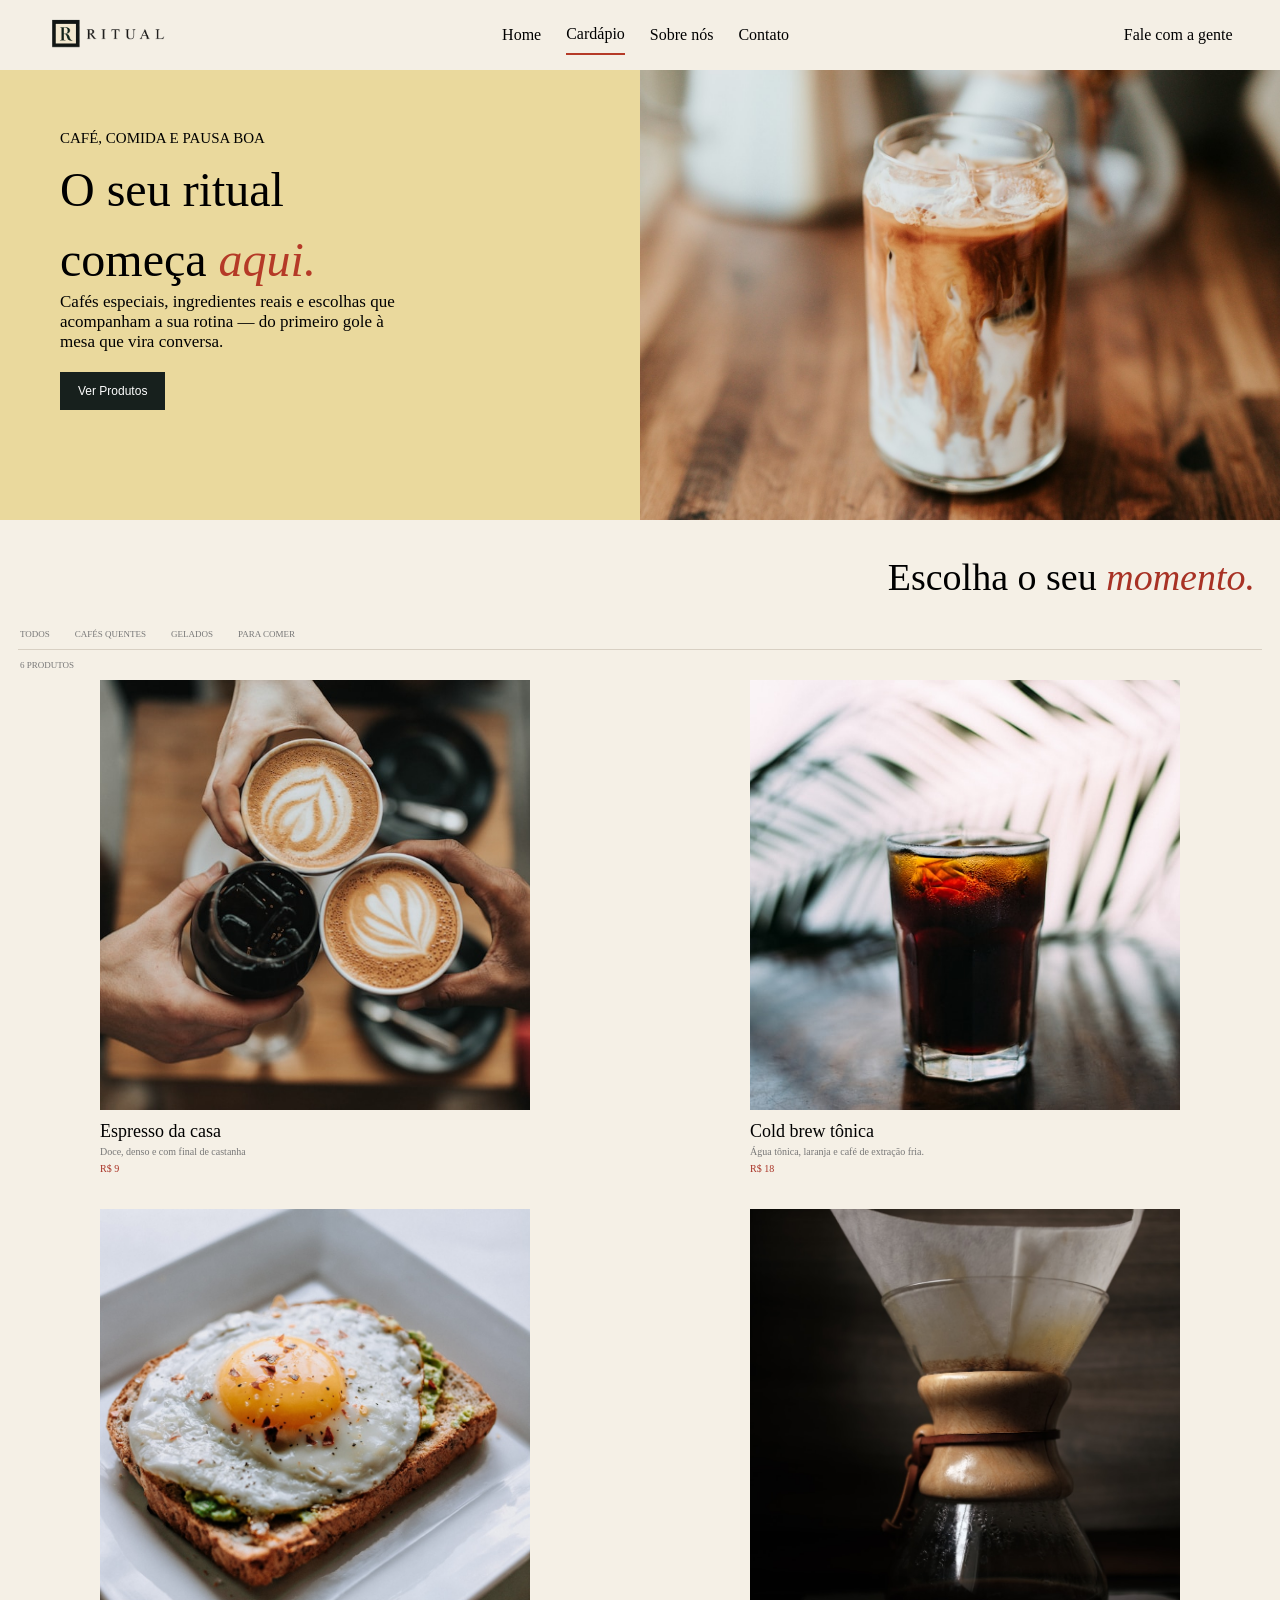
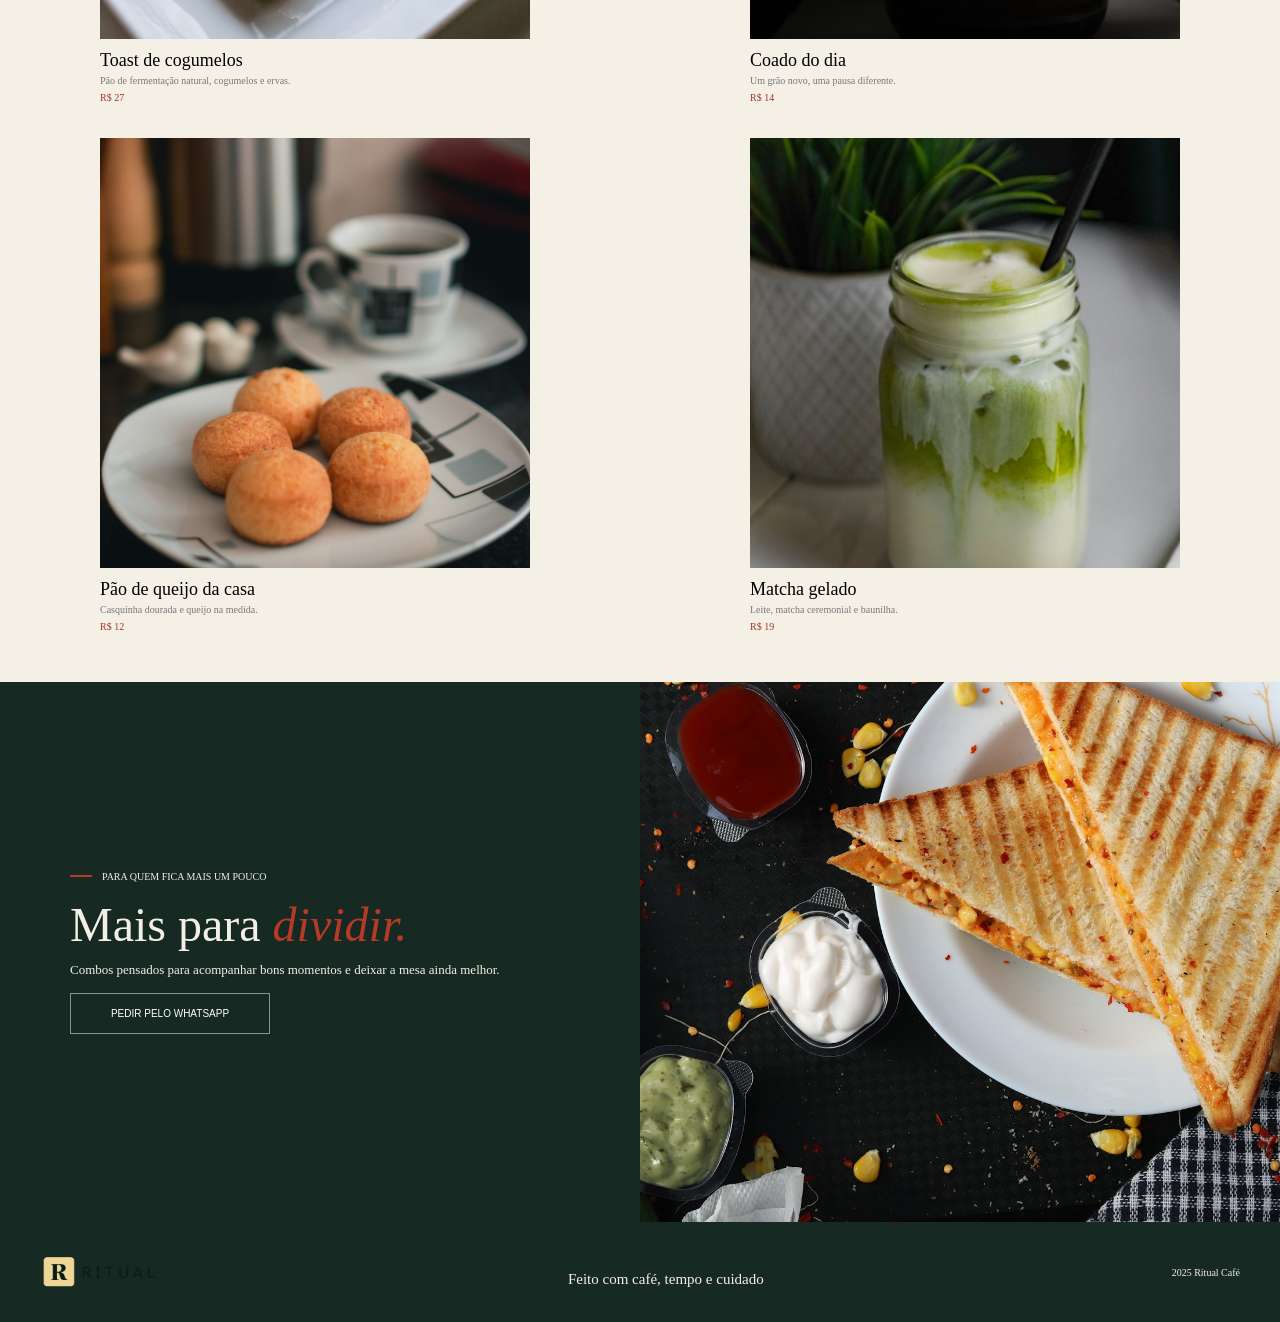
<file: cardapio.html>
<!DOCTYPE html>
<html lang="en">
<head>
    <meta charset="UTF-8">
    <meta name="viewport" content="width=device-width, initial-scale=1.0">
    <title>Cardápio</title>
    <link rel="stylesheet" href="cardapio.css">
</head>
<body>
    <header>
     <img src="imagens/logo header.png" alt="">  

       <div class="Acessos">
        <a  href="index.html">Home</a>
        <a  class="ativo" href="cardapio.html">Cardápio</a>
        <a href="sobre.html">Sobre nós</a>
        <a href="contato.css">Contato</a>
       </div>

       <div class="cardap">
        <a href="contato.html">Fale com a gente</a>

       </div>

    </header>

    <div class="banner">

    <div class="texto">
        <p class="subtitulo">CAFÉ, COMIDA E PAUSA BOA</p>

        <h1>O seu ritual</h1> 
        <h1> começa <span>aqui.</span></h1>


        <p class="descricao">
            Cafés especiais, ingredientes reais e escolhas que
            acompanham a sua rotina — do primeiro gole à mesa que vira conversa.
        </p>

        <button>Ver Produtos</button>
    </div>

    <div class="foto-cafe">
        <img src="imagens\product-cold-brew-hero.jpg" alt="Café">
    </div>

</div>

<div class="catalogo">

    <div class="titulo">
        <h1>Escolha o seu <span>momento.</span></h1>
    </div>



    <div class="categorias">
        <p>TODOS</p>
        <p>CAFÉS QUENTES</p>
        <p>GELADOS</p>
        <p>PARA COMER</p>
    </div>

    <div class="linha"></div>

    <p class="quantidade">6 PRODUTOS</p>

    <div class="produtos">

        <div class="produto">
            <img src="imagens\product-espresso.jpg">
            <h2>Espresso da casa</h2>
            <p>Doce, denso e com final de castanha</p>
            <span>R$ 9</span>
        </div>

        <div class="produto">
            <img src="imagens/product-cold-brew-tonica.jpg">
            <h2>Cold brew tônica</h2>
            <p>Água tônica, laranja e café de extração fria.</p>
            <span>R$ 18</span>
        </div>

        <div class="produto">
            <img src="imagens/product-toast-cogumelos.jpg">
            <h2>Toast de cogumelos</h2>
            <p>Pão de fermentação natural, cogumelos e ervas.</p>
            <span>R$ 27</span>
        </div>

        <div class="produto">
            <img src="imagens/product-coado.jpg">
            <h2>Coado do dia</h2>
            <p>Um grão novo, uma pausa diferente.</p>
            <span>R$ 14</span>
        </div>

        <div class="produto">
            <img src="imagens/product-pao-de-queijo.jpg">
            <h2>Pão de queijo da casa</h2>
            <p>Casquinha dourada e queijo na medida.</p>
            <span>R$ 12</span>
        </div>

        <div class="produto">
            <img src="imagens/product-matcha.jpg">
            <h2>Matcha gelado</h2>
            <p>Leite, matcha ceremonial e baunilha.</p>
            <span>R$ 19</span>
        </div>
   </div>
   <div class="final">

    <div class="texto3">

        <div class="chamada">
            <span></span>
            <p>PARA QUEM FICA MAIS UM POUCO</p>
        </div>

        <h1>Mais para <i>dividir.</i></h1>

        <p class="descricao2">
            Combos pensados para acompanhar bons momentos
            e deixar a mesa ainda melhor.
        </p>

        <button class="botao-final">
            PEDIR PELO WHATSAPP
        </button>

    </div>

    <div class="imagem-final">
        <img src="imagens/share-table.jpg" alt="">
    </div>

</div>

<div class="rodape">
       <img src="imagens/logo footer.png" alt="">
       <h1>Feito com café, tempo e cuidado</h1>
       <p>2025 Ritual Café</p>
    </div>

    
</body>
</html>
</file>
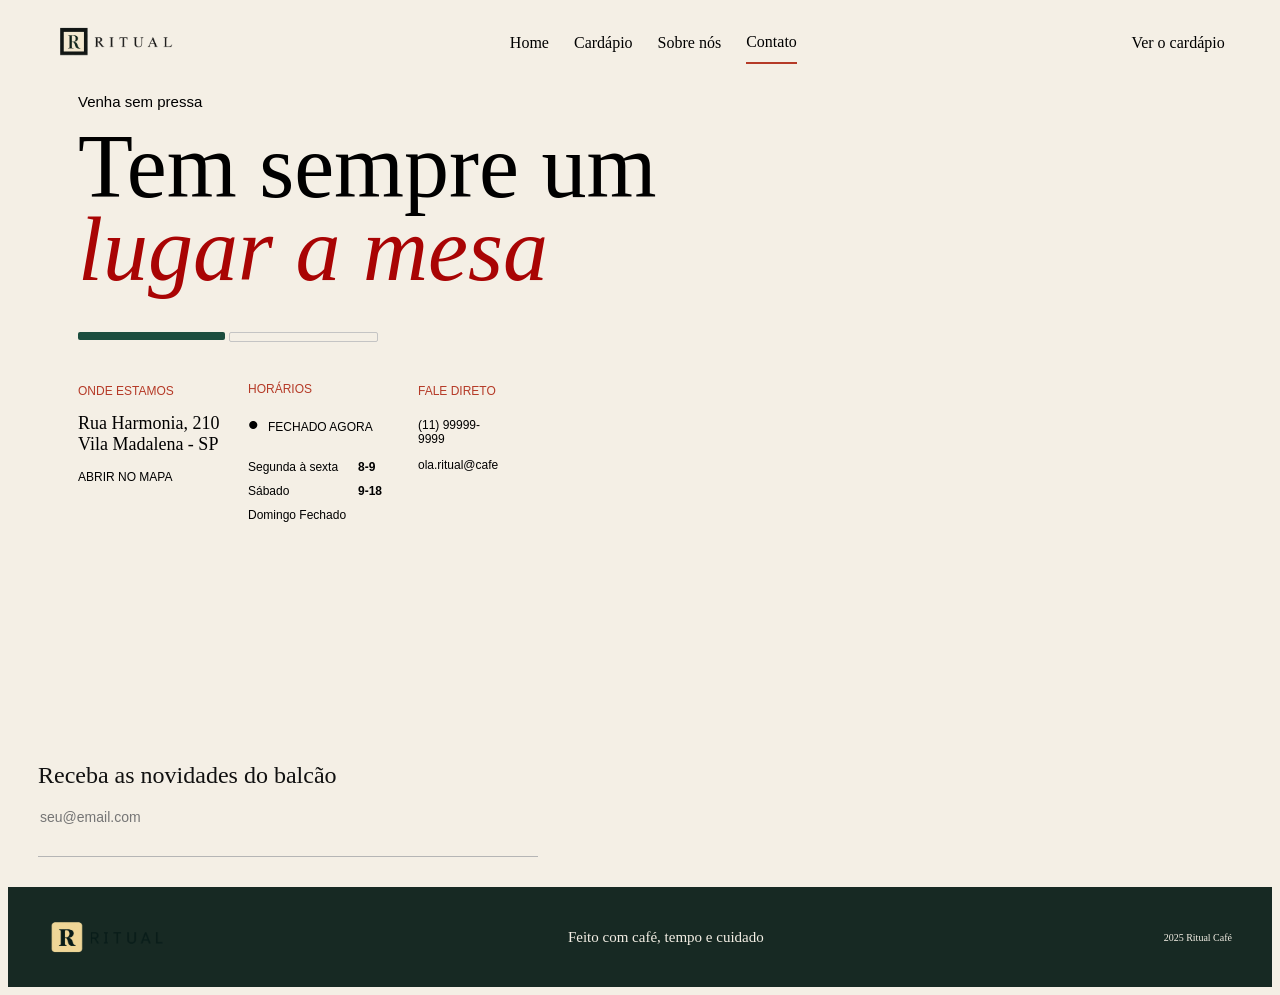
<file: contato.html>
<!DOCTYPE html>
<html lang="pt-br">

<head>
    <meta charset="UTF-8">
    <meta name="viewport" content="width=device-width, initial-scale=1.0">
    <title>Document</title>
    <link rel="stylesheet" href="contato.css">
</head>
<header>
    <img src="imagens/logo header.png" alt="">

    <div class="Acessos">
        <a href="index.html">Home</a>
        <a href="cardapio.html">Cardápio</a>
        <a href="sobre.html">Sobre nós</a>
        <a class="ativo" href="contato.html">Contato</a>
    </div>

    <div class="cardap">
        <a href="cardapio.html">Ver o cardápio</a>
    </div>
</header>

<body>
    <div class="inicio">
        <p>Venha sem pressa</p>
        <h1>Tem sempre um</h1>
        <div class="titulo2">
            <h1>lugar a mesa</h1>
        </div>
        <div class="barra-progresso-container">
            <div class="barra-bloco preenchido"></div>
            <div class="barra-bloco vazio"></div>
        </div>
    </div>
    <div class="tudo">
        <div class="infos">
            <div class="onde">
                <p>ONDE ESTAMOS</p>
                <h2>Rua Harmonia, 210
                    Vila Madalena - SP
                </h2>
                <p class="texto-red">ABRIR NO MAPA</p>
            </div>
            <div class="horarios">
                <p>HORÁRIOS</p>

                <div class="fechado">
                    <h3>•</h3>
                    <h3 class="agora">FECHADO AGORA</h3>
                </div>

                <div class="dias">
                    <div class="dia">
                        <p>Segunda à sexta</p>
                        <p class="numero">8-9</p>
                    </div>

                    <div class="dia">
                        <p>Sábado</p>
                        <p class="numero">9-18</p>
                    </div>

                    <p>Domingo Fechado</p>
                </div>

            </div>
            <div class="fale">
                <p>FALE DIRETO</p>
                <p class="telefone"> (11) 99999-9999</p>
                <p class="email"> ola.ritual@cafe</p>
            </div>
        </div>
        <div class="mapa">
            <iframe
                src="https://www.google.com/maps/embed?pb=!1m18!1m12!1m3!1d3718.3475148833736!2d-48.30407208890673!3d-21.257707380367997!2m3!1f0!2f0!3f0!3m2!1i1024!2i768!4f13.1!3m3!1m2!1s0x94b96b83d82448fd%3A0x46e60858373c9de9!2sSesi!5e0!3m2!1spt-BR!2sbr!4v1786989561229!5m2!1spt-BR!2sbr"
                width="600" height="450" style="border:0;" allowfullscreen="" loading="lazy"
                referrerpolicy="strict-origin-when-cross-origin"></iframe>
        </div>
    </div>
    <div class="newsletter">
        <h2>Receba as novidades do balcão</h2>
        <div class="input-container">
            <input type="email" placeholder="seu@email.com">
        </div>
    </div>
    <div class="rodape">
        <img src="imagens/logo footer.png" alt="">
        <h1>Feito com café, tempo e cuidado</h1>
        <p>2025 Ritual Café</p>
    </div>
</body>

</html>
</file>
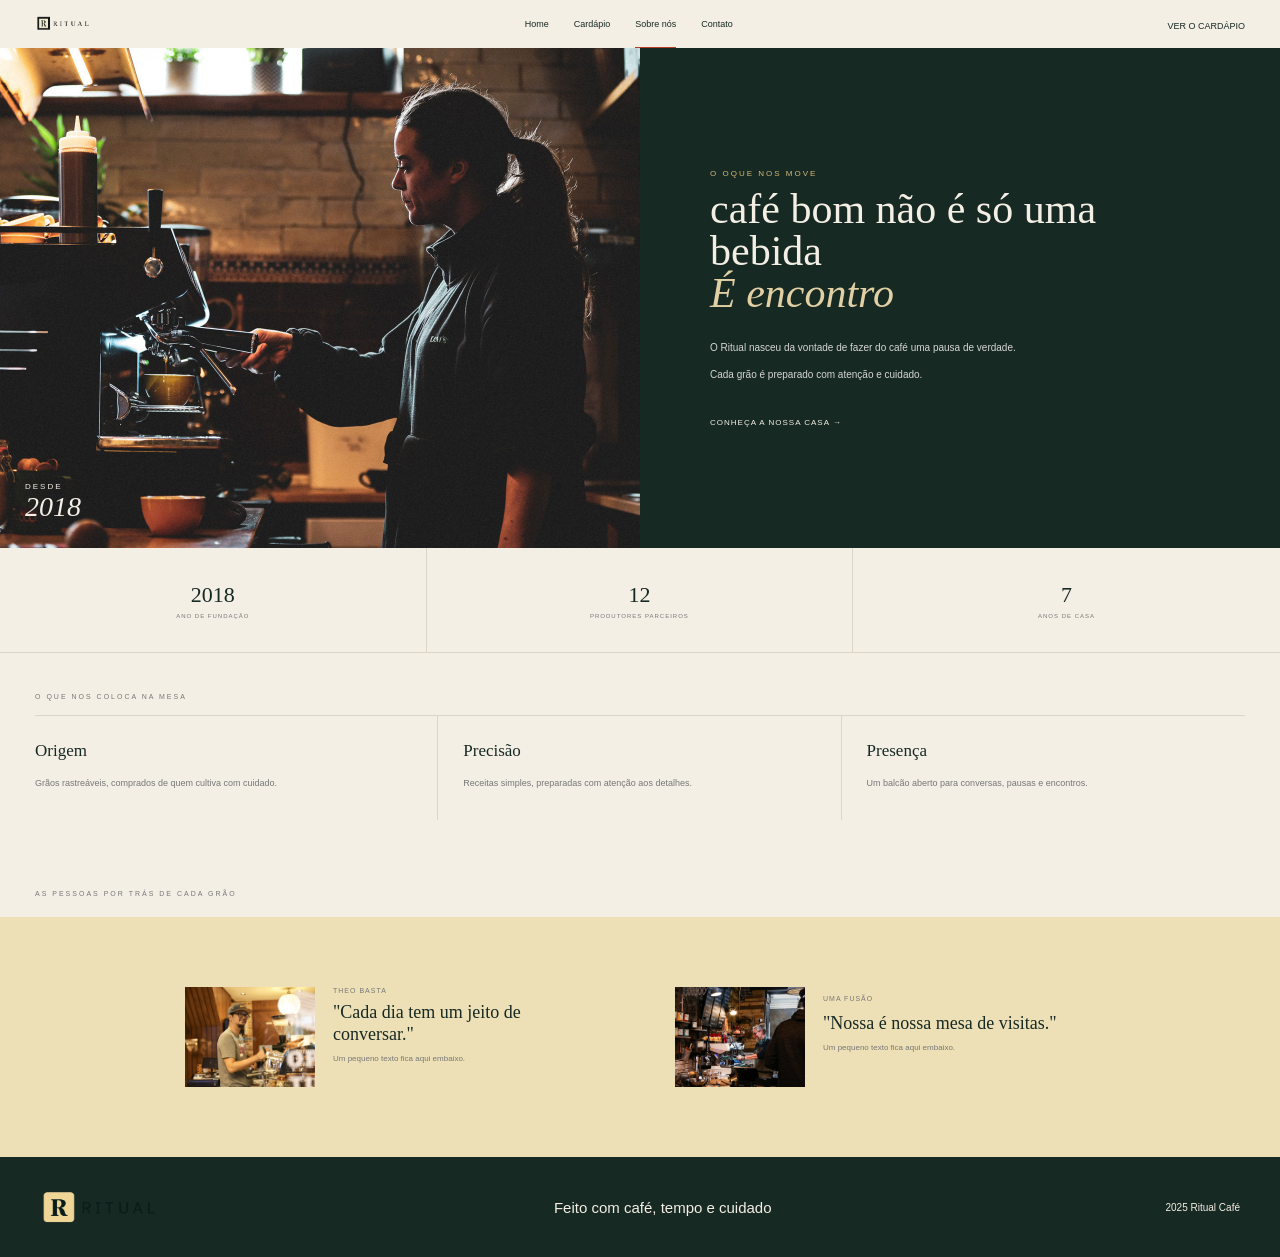
<file: sobre.html>
<!DOCTYPE html>
<html lang="pt-br">

<head>
    <meta charset="UTF-8">
    <meta name="viewport" content="width=device-width, initial-scale=1.0">
    <title>sobre</title>
    <link rel="stylesheet" href="sobre.css">
</head>

<body>
    <header>
        <img src="imagens/logo header.png" alt="">

        <div class="Acessos">
            <a href="index.html">Home</a>
            <a href="cardapio.html">Cardápio</a>
            <a class="ativo" href="sobre.html">Sobre nós</a>
            <a href="contato.html">Contato</a>
        </div>

        <div class="cardap">
            <a href="cardapio.html">Ver o cardápio</a>
        </div>
    </header>
    <section class="caixa">
        <div class="imagem">
            <p>DESDE</p>
            <h3>2018</h3>
        </div>
        <div class="texto">

            <div>
                <p>o oque nos move</p>
                <h1>café bom não é só uma bebida<a class="encontro" href="">É encontro</a> </h1>
            </div>
            <p>
                O Ritual nasceu da vontade de fazer do café
                uma pausa de verdade.
            </p>
            <p>
                Cada grão é preparado com atenção
                e cuidado.
            </p>

            <a href="#">CONHEÇA A NOSSA CASA →</a>

        </div>

    </section>
    <section class="anos">

        <div class="ano">
            <h2>2018</h2>
            <p>ANO DE FUNDAÇÃO</p>
        </div>

        <div class="ano">
            <h2>12</h2>
            <p>PRODUTORES PARCEIROS</p>
        </div>

        <div class="ano">
            <h2>7</h2>
            <p>ANOS DE CASA</p>
        </div>

    </section>
    <div class="las">
        <h5>O QUE NOS COLOCA NA MESA</h5>

    </div>
    <section class="sobres">


        <div class="sobre">

            <h2>Origem</h2>

            <p>
                Grãos rastreáveis, comprados
                de quem cultiva com cuidado.
            </p>

        </div>
        <div class="sobre">
            <h2>Precisão</h2>
            <p>
                Receitas simples, preparadas
                com atenção aos detalhes.
            </p>
        </div>
        <div class="sobre">
            <h2>Presença</h2>
            <p>
                Um balcão aberto para conversas,
                pausas e encontros.
            </p>
        </div>
    </section>

    <section>

        <h5>AS PESSOAS POR TRÁS DE CADA GRÃO</h5>

        <div class="container">

            <div class="item">
                <img class="" src="imagens/theo-portrait.jpg" alt="">

                <div class="texto">
                    <span>THEO BASTA</span>
                    <h2>"Cada dia tem um jeito de conversar."</h2>
                    <p>Um pequeno texto fica aqui embaixo.</p>
                </div>
            </div>


            <div class="item">
                <img src="imagens/hero-barista.jpg" alt="">

                <div class="" class="texto">
                    <span>UMA FUSÃO</span>
                    <h2>"Nossa é nossa mesa de visitas."</h2>
                    <p>Um pequeno texto fica aqui embaixo.</p>
                </div>
            </div>
        </div>
        <section>
            <div class="rodape">
                <img src="imagens/logo footer.png" alt="">
                <h1>Feito com café, tempo e cuidado</h1>
                <p>2025 Ritual Café</p>
            </div>
</body>

</html>
</file>
<file: cardapio.css>
* {
    margin: 0;
    padding: 0;
    box-sizing: border-box;
}

header {
    background-color: #F4EFE5;
    display: flex;
    justify-content: space-around;
    align-items: center;
    height: 70px;
    gap: 240px;

    img {
        width: 120px;
    }
}

.Acessos {
    display: flex;
    gap: 25px;
    height: 50px;
    align-items: center;

    a {
        text-decoration: none;
        color: #000000;
    }


    .ativo {
        display: flex;
        height: 40px;
        border-bottom: 2px solid #B53A27;
        align-items: center;


    }

}

.cardap {
    display: flex;


    a {
        text-decoration: none;
        color: #000000;

    }

}

.banner {
    display: flex;
    width: 100%;
    height: 450px;
}

.texto {
    width: 50%;
    background-color: #ead99d;
    padding: 60px;


}

.subtitulo {
    font-size: 15px;
    margin-bottom: 15px;
}

.descricao {
    margin-top: 5px;
    font-size: 17px;
    max-width: 350px;
    margin-bottom: 20px
}

h1 {
    font-family: Georgia, serif;
    font-size: 38px;
    font-weight: normal;
    margin-bottom: 0;

    span {
        color: #B53A27;
        font-style: italic;
    }
}


.foto-cafe {
    width: 50%;

    img {
        width: 100%;
        height: 100%;
        object-fit: cover;
    }
}

button {
    background-color: #17201d;
    color: white;
    border: none;
    padding: 12px 18px;
    font-size: 12px
}


.catalogo {
    background-color: #f5f0e6;
    padding-top: 20px;
}

.titulo {
    text-align: right;
    margin-right: 25px;

    h1 {
        font-family: Georgia, serif;
        font-size: 38px;
        font-weight: normal;
    }

    span {
        color: #a83225;
        font-style: italic;
    }
}



.categorias {
    display: flex;
    gap: 25px;
    margin-top: 30px;
    margin-left: 20px;

    p {
        font-size: 9px;
        color: #777;
    }
}

.linha {
    display: flex;
    height: 1px;
    background-color: #d8d0c3;
    margin-top: 10px;
    margin-left: 18px;
    margin-right: 18px;
}

.quantidade {
    font-size: 9px;
    color: #777;
    margin-top: 10px;
    margin-left: 20px;
}

.produtos {
    display: flex;
    justify-content: space-around;
    flex-wrap: wrap;
    align-items: center;
    gap: 35px 20px;
    margin-top: 10px;
}

.produto {

    img {
        width: 430px;
        height: 430px;
        object-fit: cover;
    }

    h2 {
        font-family: Georgia, serif;
        font-size: 18px;
        font-weight: normal;
        margin-top: 7px;
    }

    p {
        font-family: Georgia, serif;
        font-size: 10px;
        color: #777;
        margin-top: 4px;
    }

    span {
        display: block;
        color: #a83225;
        font-size: 10px;
        margin-top: 6px;
    }
}

.final {
    display: flex;
    height: 540px;
    margin-top: 50px;

}

.texto3{
    display: flex;
    justify-content: center;
    flex-direction: column;
    width: 50%;
    background-color: #172923;
    color: #f4efe5;
    padding: 70px;
}

.chamada {
    display: flex;
    align-items: center;
    gap: 10px;

    span {
        width: 22px;
        height: 2px;
        background-color: #b53a27;
    }

    p {
        font-size: 10px;
    }
}

h1 {
    font-family: Georgia, serif;
    font-size: 48px;
    font-weight: normal;
    margin-top: 15px;

    i {
        color: #b53a27;
    }
}

.descricao2{
    font-size: 13px;
    margin-top: 10px;
    margin-bottom: 15px;
}

.botao-final {
    background-color: transparent;
    width: 200px;
    color: white;
    border: 1px solid #89938d;
    padding: 14px 18px;
    font-size: 10px;

    span {
        color: #d6b85a;
        margin-left: 8px;
    }
}


.imagem-final{
    width: 50%;

    img {
        width: 100%;
        height: 100%;
        object-fit: cover;
    }
}

.rodape{
    display: flex;
    justify-content: space-between;
    padding-left: 40px;
    padding-right: 40px;
    align-items: center;
    height: 100px;
    background-color: #172923;

    img{
          width: 120px;
             background-color: #172923;
    }

    h1{
        font-size: 15px;
        font-weight: 200;
           background-color: #172923;
           color: #F4EFE5;
    }

    p{
        font-size: 10px;
        font-weight: 200;
           background-color: #172923;
           color: #F4EFE5;
    }
}
</file>
<file: contato.css>
/* *{
    margin: 0;
    padding: 0;
    box-sizing: border-box;
} */

body {
    background-color: #F4EFE5;
}

header {
    background-color: #F4EFE5;
    display: flex;
    justify-content: space-around;
    align-items: center;
    height: 70px;
    gap: 240px;

    img {
        width: 120px;
    }
}

.Acessos {
    display: flex;
    gap: 25px;
    height: 50px;
    align-items: center;

    a {
        text-decoration: none;
        color: #000000;
    }

    .ativo {
        display: flex;
        height: 40px;
        border-bottom: 2px solid #B53A27;
        align-items: center;
    }
}

.cardap {
    display: flex;

    a {
        text-decoration: none;
        color: #000000;
    }
}

.inicio {

    p {
        font-size: 15px;
        padding-left: 70px;
        font-family: Arial, Helvetica, sans-serif;
        font-weight: 50;
    }

    h1 {
        margin-top: -10px;
        font-size: 90px;
        padding-left: 70px;
        font-weight: 540;
    }

    .titulo2 {
        color: rgb(169, 4, 4);
        margin-top: -80px;
        font-style: italic;
    }
}

.barra-progresso-container {
    display: flex;
    flex-direction: row;
    gap: 4px;
    width: 100%;
    max-width: 300px;
    padding-left: 70px;
    margin-top: -30px;
}

.barra-bloco {
    flex: 1;
    height: 8px;
    border-radius: 2px;
}

.barra-bloco.preenchido {
    background-color: #1b4d3e;
}

.barra-bloco.vazio {
    background-color: transparent;
    border: 1px solid #c4c4c4;
}

.tudo {
    display: flex;
    flex-direction: row;
    height: 400px;
}

.mapa {
    padding-left: 350px;

    iframe {
        height: 500px;
    }
}

.infos {
    display: flex;
    flex-direction: row;
    margin-top: 30px;

    .onde {
        width: 170px;

        p {
            font-size: 12px;
            padding-left: 70px;
            font-family: Arial, Helvetica, sans-serif;
            font-weight: 50;
            color: #B53A27;
        }

        h2 {
            width: 145px;
            margin-top: 15px;
            font-size: 18px;
            padding-left: 70px;
            font-weight: 10;
        }

        .texto-red {
            color: #000000;
        }
    }

    .horarios {
        margin-top: 10px;
        width: 170px;

        p {
            font-size: 12px;
            padding-left: 70px;
            font-family: Arial, Helvetica, sans-serif;
            font-weight: 400;
            color: #B53A27;
            margin: 0 0 12px 0;
        }
    }

    .fechado {
        width: 400px;
        gap: 10px;
        display: flex;
        flex-direction: row;
        align-items: center;
        margin-bottom: 18px;

        h3 {
            margin: 0;
            padding: 0 0 0 70px;
            width: 10px;
            font-family: Arial, Helvetica, sans-serif;
            font-size: 30px;
            font-weight: 400;
        }

        .agora {
            margin: 4px 0 0 0;
            padding: 0;
            width: 300px;
            font-size: 12px;
            font-weight: 400;
        }
    }

    .dias {
        display: flex;
        flex-direction: column;
        gap: 10px;
        padding-left: 70px;

        p {
            margin: 0;
            padding: 0;
            font-family: Arial, Helvetica, sans-serif;
            font-size: 12px;
            font-weight: 400;
            color: #000;
        }
    }

    .dia {
        display: grid;
        grid-template-columns: 110px 50px;
        align-items: center;
    }

    .dia .numero {
        width: auto;
        font-weight: bold;
        text-align: left;
    }

    .fale {
        padding-left: -20px;

        p {
            font-size: 12px;
            padding-left: 70px;
            font-family: Arial, Helvetica, sans-serif;
            font-weight: 50;
            color: #B53A27;
        }

        .telefone {
            margin-top: 20px;
            color: #000;
        }

        .email {
            color: #000;
        }
    }
}

.newsletter {
    margin-top: -30px;
    font-family: sans-serif;
    max-width: 500px;
    padding: 30px;

    h2 {
        font-family: serif;
        font-size: 24px;
        font-weight: normal;
        color: #111;
    }
}

.input-container {
    display: flex;
    justify-content: space-between;
    align-items: flex-end;
    border-bottom: 1px solid #b5b5b5;
    padding-bottom: 30px;
}

.input-container input {
    border: none;
    background: transparent;
    outline: none;
    font-size: 14px;
    color: #888;
    width: 100%;
    line-height: 1;
}

.rodape {
    display: flex;
    justify-content: space-between;
    padding-left: 40px;
    padding-right: 40px;
    align-items: center;
    height: 100px;
    background-color: #172923;

    img {
        width: 120px;
        background-color: #172923;
    }

    h1 {
        font-size: 15px;
        font-weight: 200;
        background-color: #172923;
        color: #F4EFE5;
    }

    p {
        font-size: 10px;
        font-weight: 200;
        background-color: #172923;
        color: #F4EFE5;
    }
}
</file>
<file: sobre.css>
* {
    margin: 0;
    padding: 0;
    box-sizing: border-box;
}

body {
    background-color: #F4EFE5;
    color: #172923;
    font-family: Arial, Helvetica, sans-serif;
}


header {
    background-color: #F4EFE5;
    height: 48px;
    display: flex;
    justify-content: space-between;
    align-items: center;
    padding: 0 35px;
}

header img {
    width: 55px;
}


.Acessos {
    display: flex;
    gap: 25px;
    height: 100%;
    align-items: center;
}

.Acessos a {
    text-decoration: none;
    color: #172923;
    font-size: 9px;
}

.Acessos .ativo {
    height: 100%;
    display: flex;
    align-items: center;
    border-bottom: 1px solid #B53A27;
}


.cardap a {
    text-decoration: none;
    color: #172923;
    font-size: 9px;
    text-transform: uppercase;
}


.caixa {
    height: 500px;
    display: flex;
}


.imagem {
    width: 50%;
    background-image: url("imagens/about-hero.jpg");
    background-size: cover;
    background-position: center;
    display: flex;
    flex-direction: column;
    justify-content: flex-end;
    padding: 25px;
    color: #F4EFE5;
}

.imagem p {
    font-size: 8px;
    letter-spacing: 2px;
}

.imagem h3 {
    font-family: Georgia, serif;
    font-size: 28px;
    font-style: italic;
    font-weight: normal;
}


.caixa .texto {
    width: 50%;
    background-color: #172923;
    color: #F4EFE5;
    display: flex;
    flex-direction: column;
    justify-content: center;
    padding: 70px;
}

.caixa .texto > div p {
    color: #d5b979;
    font-size: 8px;
    letter-spacing: 2px;
    text-transform: uppercase;
    margin-bottom: 10px;
}

.caixa .texto h1 {
    font-family: Georgia, serif;
    font-size: 42px;
    font-weight: normal;
    line-height: 1;
    margin-bottom: 25px;
}

.encontro {
    display: block;
    color: #e1d0a4;
    font-style: italic;
    text-decoration: none;
}

.caixa .texto > p {
    font-size: 10px;
    line-height: 1.7;
    color: #d6d6d6;
    margin-bottom: 10px;
}

.caixa .texto > a {
    margin-top: 25px;
    color: #F4EFE5;
    text-decoration: none;
    font-size: 8px;
    letter-spacing: 1px;
}


.anos {
    height: 105px;
    display: flex;
    border-bottom: 1px solid #ddd6c8;
}

.ano {
    width: 33.33%;
    display: flex;
    flex-direction: column;
    justify-content: center;
    align-items: center;
    border-right: 1px solid #ddd6c8;
}

.ano:last-child {
    border-right: none;
}

.ano h2 {
    font-family: Georgia, serif;
    font-size: 22px;
    font-weight: normal;
}

.ano p {
    margin-top: 5px;
    font-size: 6px;
    letter-spacing: 1px;
    color: #777;
}


.las {
    padding: 40px 35px 15px 35px;
}

.las h5 {
    font-size: 7px;
    font-weight: normal;

    letter-spacing: 2px;
    color: #777;
}


.sobres {
    display: flex;

    margin: 0 35px 70px 35px;

    border-top: 1px solid #ddd6c8;
}

.sobre {
    width: 33.33%;

    padding: 25px 25px 30px 0;

    border-right: 1px solid #ddd6c8;
}

.sobre:nth-child(2),
.sobre:nth-child(3) {
    padding-left: 25px;
}

.sobre:last-child {
    border-right: none;
}

.sobre h2 {
    font-family: Georgia, serif;
    font-size: 17px;
    font-weight: normal;

    margin-bottom: 15px;
}

.sobre p {
    font-size: 9px;
    color: #777;

    line-height: 1.6;
}



section > h5 {
    padding: 0 35px 20px;

    font-size: 7px;
    font-weight: normal;

    letter-spacing: 2px;
    color: #777;
}



.container {
    background-color: #eee0b6;

    display: flex;
    justify-content: center;

    gap: 70px;

    padding: 70px 35px;
}

.item {
    display: flex;

    align-items: flex-start;

    gap: 18px;
    width: 420px;
}

.item img {
    width: 130px;
    height: 100px;

    object-fit: cover;
}

.item .texto {
    display: flex;
    flex-direction: column;
}

.item span {
    font-size: 7px;

    letter-spacing: 1px;

    color: #777;
}

.item h2 {
    font-family: Georgia, serif;

    font-size: 18px;
    font-weight: normal;

    line-height: 1.2;

    margin: 8px 0;
}

.item p {
    font-size: 8px;
    color: #777;
}
.rodape{
    display: flex;
    justify-content: space-between;
    padding-left: 40px;
    padding-right: 40px;
    align-items: center;
    height: 100px;
    background-color: #172923;

    img{
          width: 120px;
             background-color: #172923;
    }

    h1{
        font-size: 15px;
        font-weight: 200;
           background-color: #172923;
           color: #F4EFE5;
    }

    p{
        font-size: 10px;
        font-weight: 200;
           background-color: #172923;
           color: #F4EFE5;
    }
}
</file>
